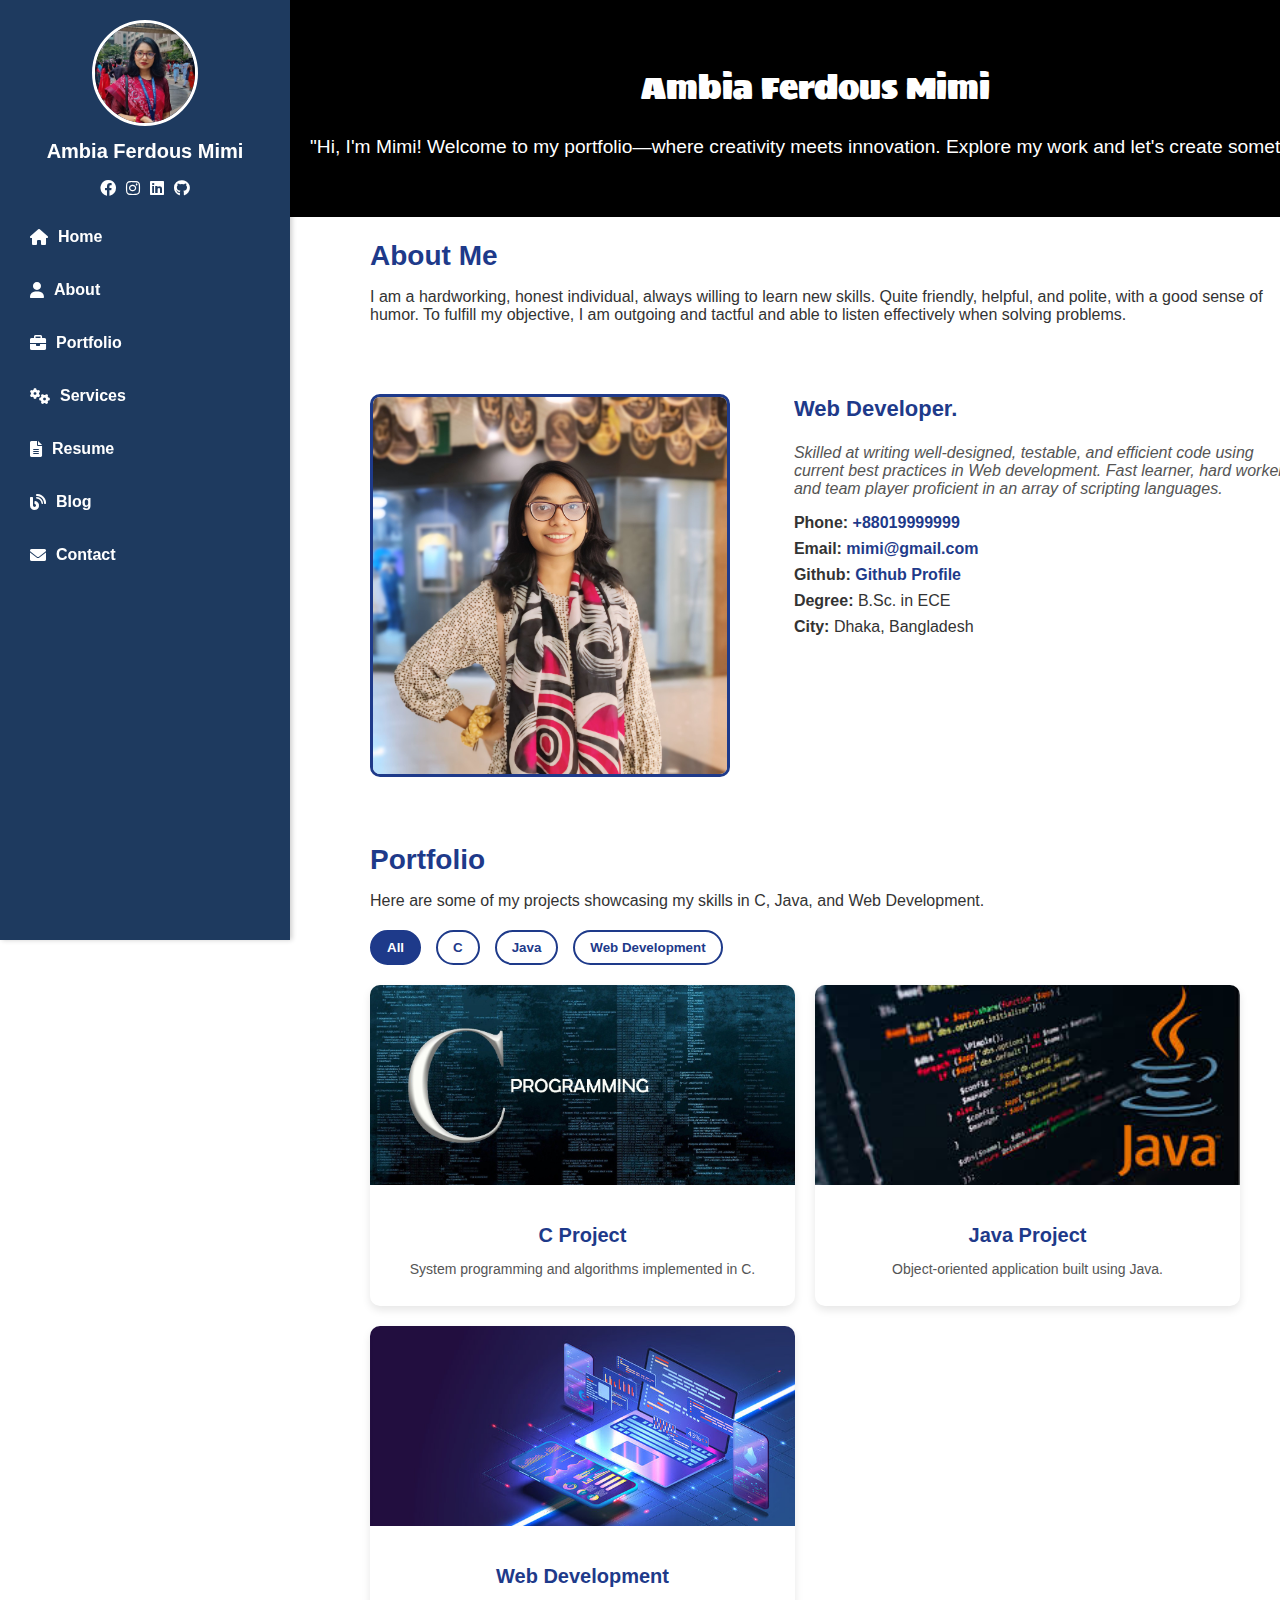
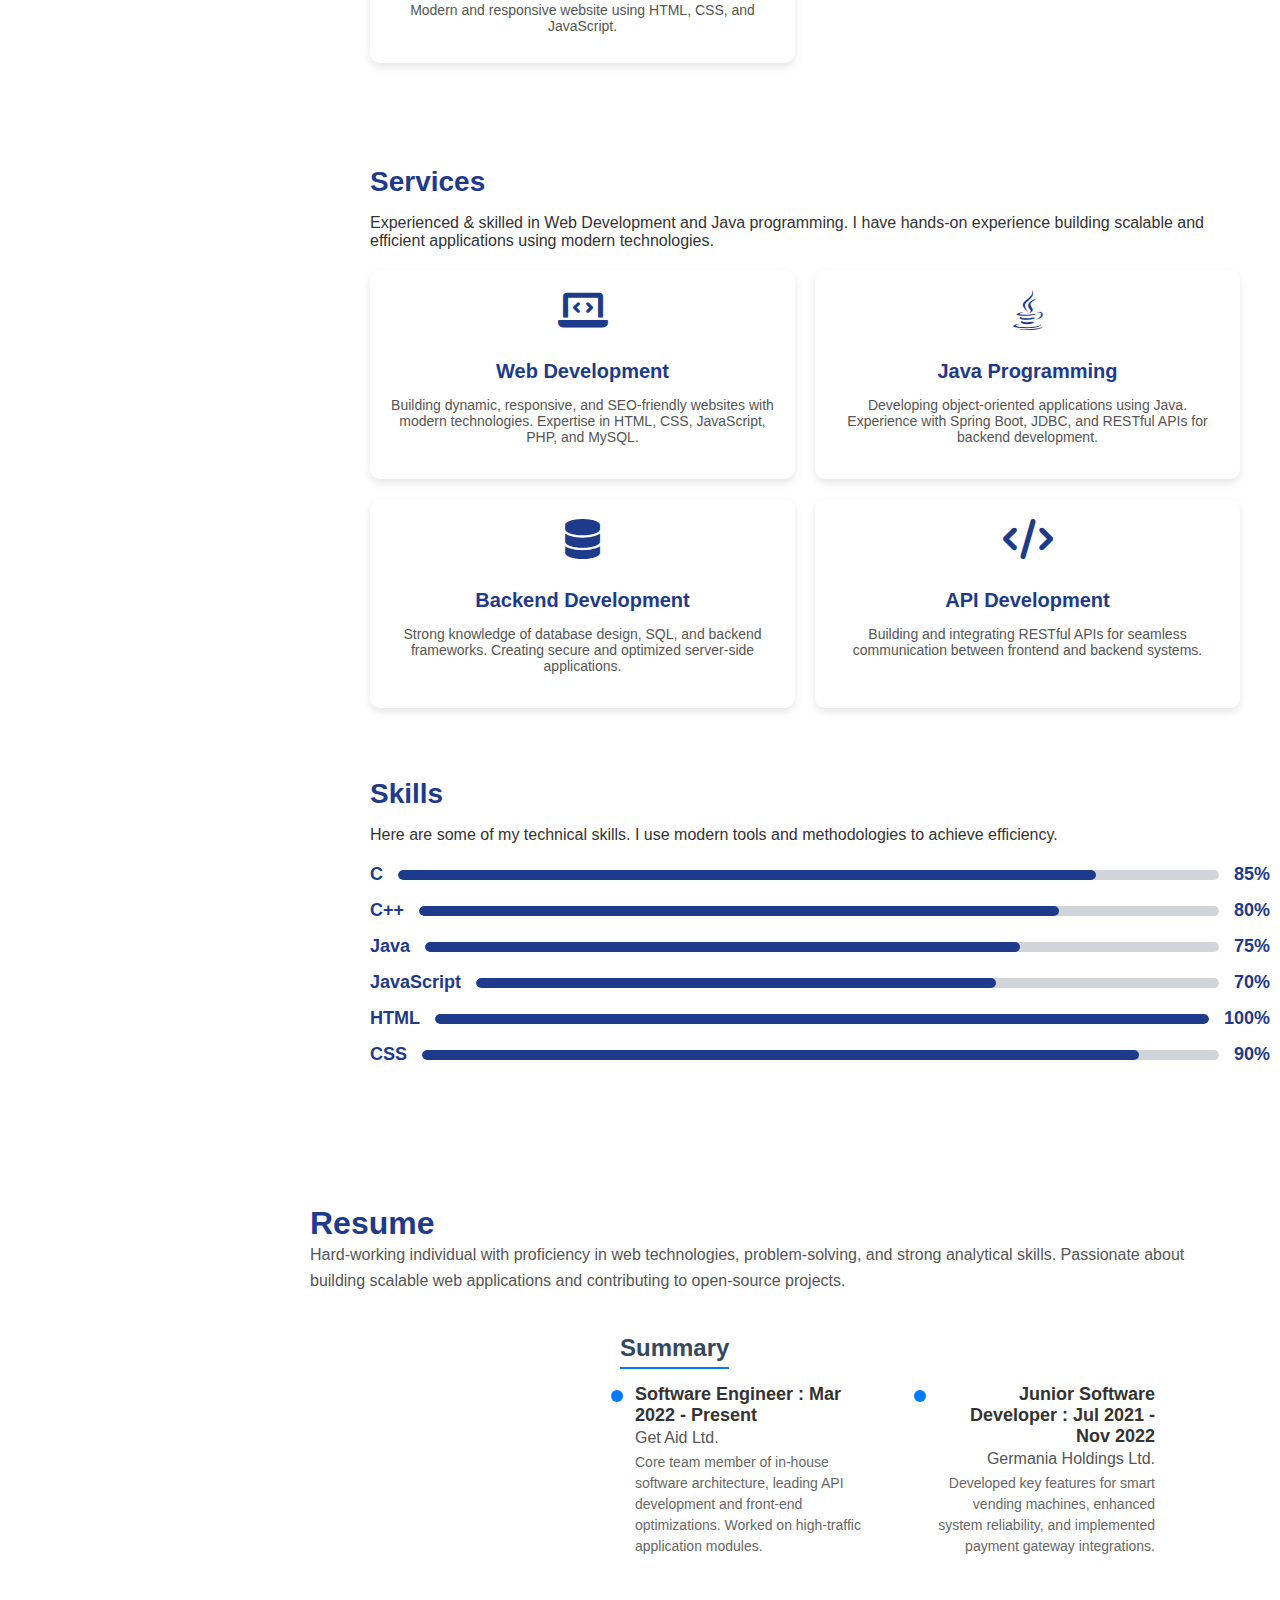
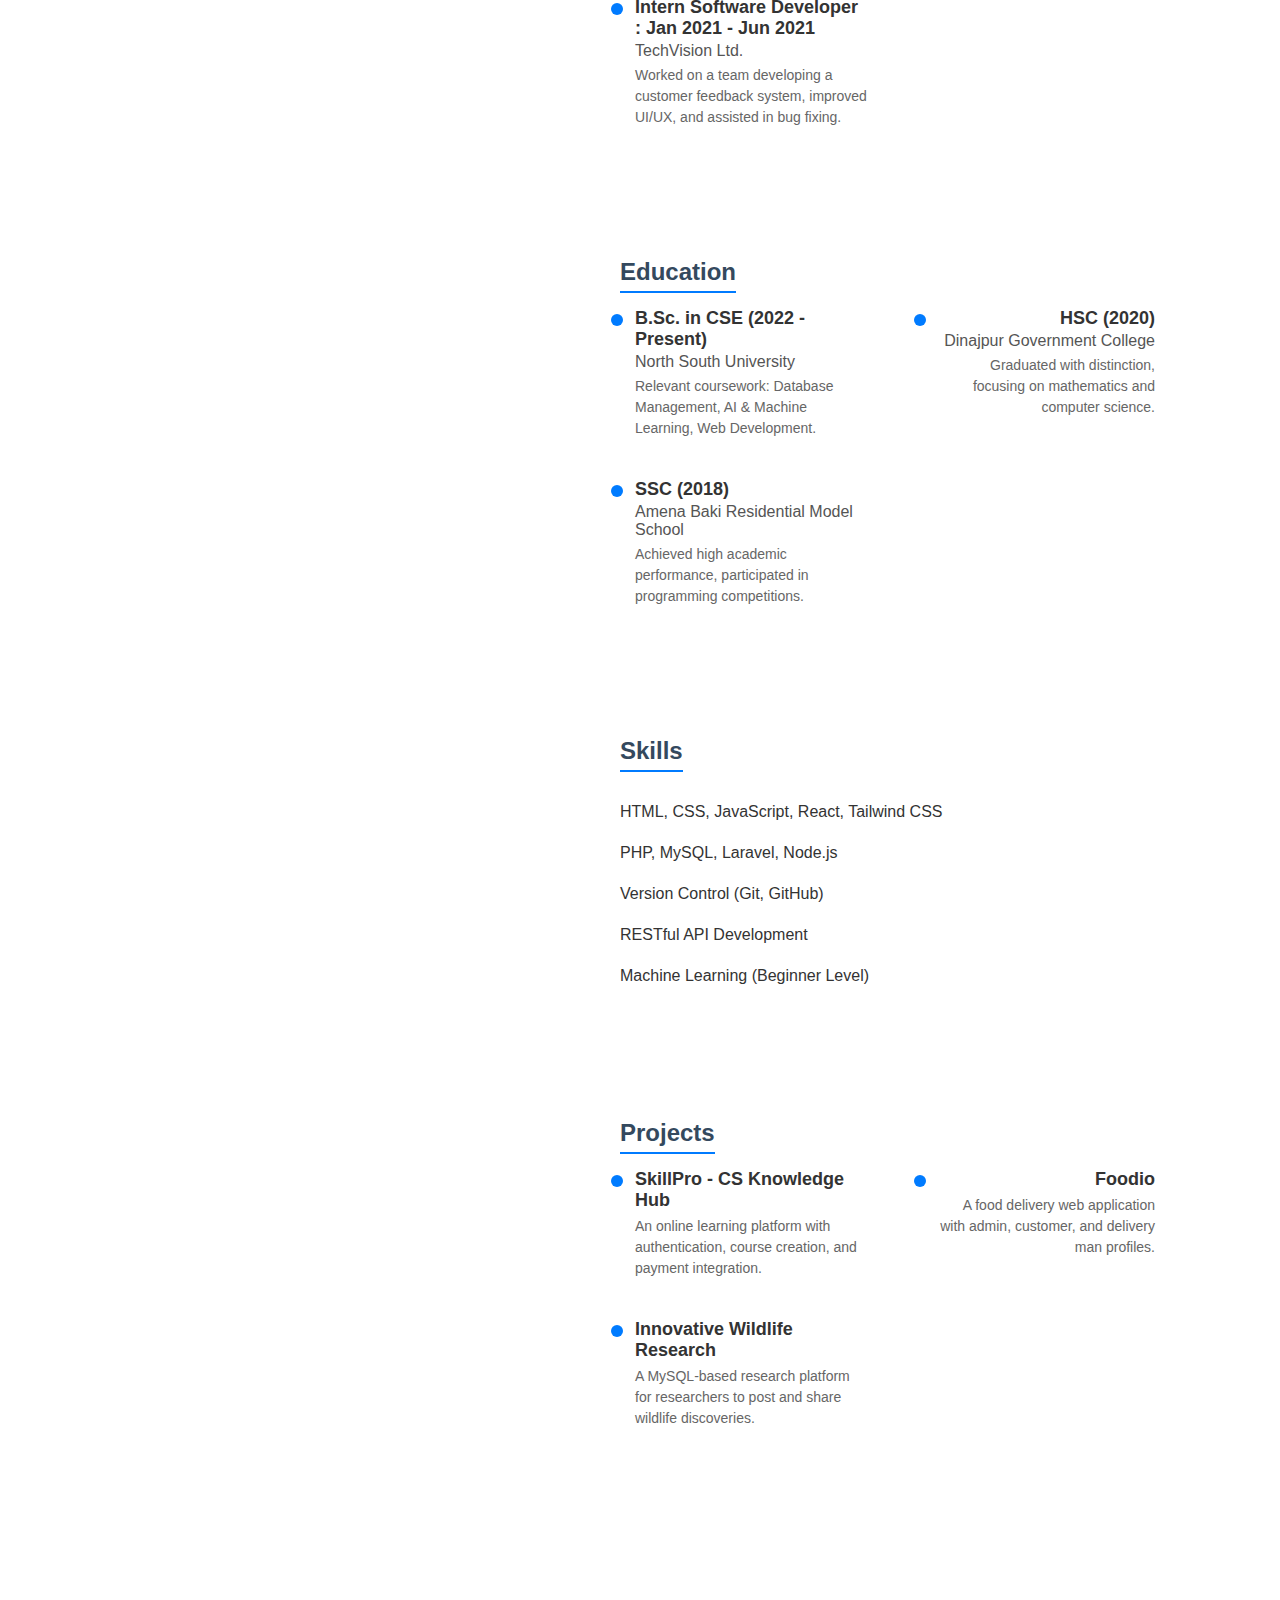
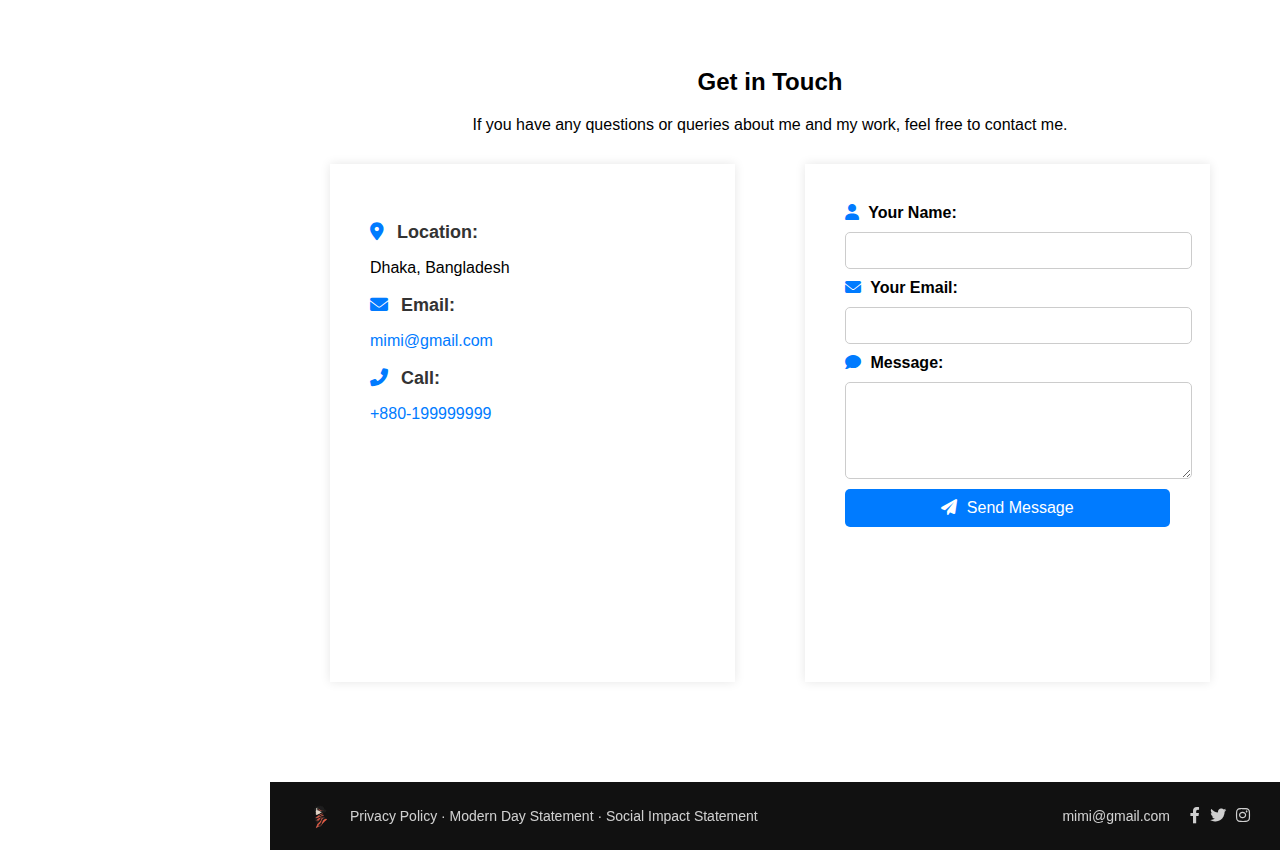
<file: index.html>
<!DOCTYPE html>
<html lang="en">
<head>
    <meta charset="UTF-8">
    <meta name="viewport" content="width=device-width, initial-scale=1.0">
    <title>Ambia Ferdous Mimi
    </title>

    <link rel="shortcut icon" href="Images/Mimi.png" type="image/x-icon">

    <!-- Link Css -->
    <link rel="stylesheet" href="styles.css">
    <!-- Link font-awsome -->
    <link rel="stylesheet" href="https://cdnjs.cloudflare.com/ajax/libs/font-awesome/6.0.0/css/all.min.css" integrity="sha512-9usAa10IRO0HhonpyAIVpjrylPvoDwiPUiKdWk5t3PyolY1cOd4DSE0Ga+ri4AuTroPR5aQvXU9xC6qOPnzFeg==" crossorigin="anonymous" referrerpolicy="no-referrer" />

    <!-- link google font -->
    <link rel="preconnect" href="https://fonts.googleapis.com">
    <link rel="preconnect" href="https://fonts.gstatic.com" crossorigin>
    <link href="https://fonts.googleapis.com/css2?family=Roboto:ital,wght@0,100;0,300;0,400;0,500;0,700;0,900;1,100;1,300;1,400;1,500;1,700;1,900&family=Sigmar&display=swap" rel="stylesheet">

</head>
<body>

  <!-- sidebar -->
    <div class="sidebar" id="sidebar">
        <div class="profile">
            <img src="Images/Mimi.png" alt="Profile Picture">
            <h2>Ambia Ferdous Mimi</h2>
            <div class="social-icons">
                <a href="#"><i class="fa-brands fa-facebook"></i></i></a>
                <a href="#"><i class="fa-brands fa-instagram"></i></a>
                <a href="#"><i class="fab fa-linkedin"></i></a>
                <a href="#"><i class="fa-brands fa-github"></i></a>
            </div>
        </div>
        <nav>
            <ul>
                <li><a href="#home"><i class="fas fa-home"></i> Home</a></li>
                <li><a href="#about"><i class="fas fa-user"></i> About</a></li>
                <li><a href="#portfolio"><i class="fas fa-briefcase"></i> Portfolio</a></li>
                <li><a href="#services"><i class="fas fa-cogs"></i> Services</a></li>
                <li><a href="#resume"><i class="fas fa-file-alt"></i> Resume</a></li>
                <li><a href="blog.html"><i class="fas fa-blog"></i> Blog</a></li>
                <li><a href="#contact"><i class="fas fa-envelope"></i> Contact</a></li>
            </ul>
        </nav>
    </div>
    <button class="menu-btn" id="menu-btn">☰</button>



<header>
  <section id="home">
    <div class="content">
        <h1 class="content-title">Ambia Ferdous Mimi</h1>
        <p class="description">"Hi, I'm Mimi! Welcome to my portfolio—where creativity meets innovation. Explore my work and let's create something amazing together!"</p>
    </div>
  </section>

</header>



<main>

  <!-- About section -->
 <section id="about">
  <div class="about-container">
    <h2 class="about-container-heading">About Me</h2>
    <p class="about-container-description">
        I am a hardworking, honest individual, always willing to learn new skills. Quite friendly, helpful, and polite, with a good sense of humor. 
        To fulfill my objective, I am outgoing and tactful and able to listen effectively when solving problems.
    </p>

    <!-- Image on the left, Info on the right -->
<div class="about-container-lite">
  <div class="about-container-image">
    <img src="Images/about-images.jpg" alt="Profile Picture">
</div>

<div class="info">
    <h3 class="info-title">Web Developer.</h3>
    <p class="info-italic">Skilled at writing well-designed, testable, and efficient code using current best practices in Web development. 
        Fast learner, hard worker, and team player proficient in an array of scripting languages.</p>
    <ul>
        <li><strong>Phone:</strong> <a href="tel:+88019999999">+88019999999</a></li>
        <li><strong>Email:</strong> <a href="mailto:njmsaikat@gmail.com">mimi@gmail.com</a></li>
        <li><strong>Github:</strong> <a href="#">Github Profile</a></li>
        <li><strong>Degree:</strong> B.Sc. in ECE</li>
        
        <li><strong>City:</strong> Dhaka, Bangladesh</li>
    </ul>
</div>
</div>

</div>
 </section>


 <!-- portfolio section -->

 <section id="portfolio">

    <div class="portfolio-container">
        <h2 class="portfolio-heading">Portfolio</h2>
        <p class="portfolio-description">
            Here are some of my projects showcasing my skills in C, Java, and Web Development.
        </p>
    
        <div class="portfolio-filter">
            <button class="filter-btn active" data-filter="all">All</button>
            <button class="filter-btn" data-filter="c">C</button>
            <button class="filter-btn" data-filter="java">Java</button>
            <button class="filter-btn" data-filter="webdev">Web Development</button>
        </div>
    
        <div class="portfolio-grid">
            <div class="portfolio-item" data-category="c">
                <img src="Images/C-programming.jpg" alt="C Project">
                <div class="portfolio-info">
                    <h3>C Project</h3>
                    <p>System programming and algorithms implemented in C.</p>
                </div>
            </div>
    
            <div class="portfolio-item" data-category="java">
                <img src="Images/java.jpg" alt="Java Project">
                <div class="portfolio-info">
                    <h3>Java Project</h3>
                    <p>Object-oriented application built using Java.</p>
                </div>
            </div>
    
            <div class="portfolio-item" data-category="webdev">
                <img src="Images/web-dev.jpg" alt="Web Dev Project">
                <div class="portfolio-info">
                    <h3>Web Development</h3>
                    <p>Modern and responsive website using HTML, CSS, and JavaScript.</p>
                </div>
            </div>
        </div>
    </div>
    
    
 </section>


 <section id="services">
    <div class="services-container">
        <h2 class="services-heading">Services</h2>
        <p class="services-description">
            Experienced & skilled in Web Development and Java programming. I have hands-on experience building scalable and efficient applications using modern technologies.
        </p>
    
        <div class="services-grid">
            <div class="service-item">
                <i class="fas fa-laptop-code service-icon"></i>
                <h3>Web Development</h3>
                <p>
                    Building dynamic, responsive, and SEO-friendly websites with modern technologies. Expertise in HTML, CSS, JavaScript, PHP, and MySQL.
                </p>
            </div>
    
            <div class="service-item">
                <i class="fab fa-java service-icon"></i>
                <h3>Java Programming</h3>
                <p>
                    Developing object-oriented applications using Java. Experience with Spring Boot, JDBC, and RESTful APIs for backend development.
                </p>
            </div>
    
            <div class="service-item">
                <i class="fas fa-database service-icon"></i>
                <h3>Backend Development</h3>
                <p>
                    Strong knowledge of database design, SQL, and backend frameworks. Creating secure and optimized server-side applications.
                </p>
            </div>
    
            <div class="service-item">
                <i class="fas fa-code service-icon"></i>
                <h3>API Development</h3>
                <p>
                    Building and integrating RESTful APIs for seamless communication between frontend and backend systems.
                </p>
            </div>
        </div>
    </div>
    
 </section>


 <!-- skill section -->

 <section>

  <div class="skills-container">
    <h2 class="skills-heading">Skills</h2>
    <p class="skills-description">
        Here are some of my technical skills. I use modern tools and methodologies to achieve efficiency.
    </p>

    <div class="skills-list">
        <div class="skill">
            <span>C</span>
            <div class="skill-bar">
                <div class="skill-fill" style="width: 85%;"></div>
            </div>
            <span>85%</span>
        </div>

        <div class="skill">
            <span>C++</span>
            <div class="skill-bar">
                <div class="skill-fill" style="width: 80%;"></div>
            </div>
            <span>80%</span>
        </div>

        <div class="skill">
            <span>Java</span>
            <div class="skill-bar">
                <div class="skill-fill" style="width: 75%;"></div>
            </div>
            <span>75%</span>
        </div>

        <div class="skill">
            <span>JavaScript</span>
            <div class="skill-bar">
                <div class="skill-fill" style="width: 70%;"></div>
            </div>
            <span>70%</span>
        </div>

        <div class="skill">
            <span>HTML</span>
            <div class="skill-bar">
                <div class="skill-fill" style="width: 100%;"></div>
            </div>
            <span>100%</span>
        </div>

        <div class="skill">
            <span>CSS</span>
            <div class="skill-bar">
                <div class="skill-fill" style="width: 90%;"></div>
            </div>
            <span>90%</span>
        </div>
    </div>
</div>

 </section>


 <!-- resume section -->
 <section class="resume-section" id="resume">
    <div class="resume-container">
        <div class="resume-header">
            <div class="resume-title">Resume</div>
            <div class="resume-summary">Hard-working individual with proficiency in web technologies, problem-solving, and strong analytical skills. Passionate about building scalable web applications and contributing to open-source projects.</div>
        </div>
        
        <div class="resume-section">
            <div class="section-title">Summary</div>
            <div class="timeline">
                <div class="timeline-item">
                    <div class="timeline-title">Software Engineer : Mar 2022 - Present</div>
                    <div class="timeline-company">Get Aid Ltd.</div>
                    <div class="timeline-description">Core team member of in-house software architecture, leading API development and front-end optimizations. Worked on high-traffic application modules.</div>
                </div>
                <div class="timeline-item">
                    <div class="timeline-title">Junior Software Developer : Jul 2021 - Nov 2022</div>
                    <div class="timeline-company">Germania Holdings Ltd.</div>
                    <div class="timeline-description">Developed key features for smart vending machines, enhanced system reliability, and implemented payment gateway integrations.</div>
                </div>
                <div class="timeline-item">
                    <div class="timeline-title">Intern Software Developer : Jan 2021 - Jun 2021</div>
                    <div class="timeline-company">TechVision Ltd.</div>
                    <div class="timeline-description">Worked on a team developing a customer feedback system, improved UI/UX, and assisted in bug fixing.</div>
                </div>
            </div>
        </div>

        <div class="resume-section">
            <div class="section-title">Education</div>
            <div class="timeline">
                <div class="timeline-item">
                    <div class="timeline-title">B.Sc. in CSE (2022 - Present)</div>
                    <div class="timeline-company">North South University</div>
                    <div class="timeline-description">Relevant coursework: Database Management, AI & Machine Learning, Web Development.</div>
                </div>
                <div class="timeline-item">
                    <div class="timeline-title">HSC (2020)</div>
                    <div class="timeline-company">Dinajpur Government College</div>
                    <div class="timeline-description">Graduated with distinction, focusing on mathematics and computer science.</div>
                </div>
                <div class="timeline-item">
                    <div class="timeline-title">SSC (2018)</div>
                    <div class="timeline-company">Amena Baki Residential Model School</div>
                    <div class="timeline-description">Achieved high academic performance, participated in programming competitions.</div>
                </div>
            </div>
        </div>
        
        <div class="resume-section">
            <div class="section-title">Skills</div>
            <ul class="skills-list">
                <li>HTML, CSS, JavaScript, React, Tailwind CSS</li>
                <li>PHP, MySQL, Laravel, Node.js</li>
                <li>Version Control (Git, GitHub)</li>
                <li>RESTful API Development</li>
                <li>Machine Learning (Beginner Level)</li>
            </ul>
        </div>

        <div class="resume-section">
            <div class="section-title">Projects</div>
            <div class="timeline">
                <div class="timeline-item">
                    <div class="timeline-title">SkillPro - CS Knowledge Hub</div>
                    <div class="timeline-description">An online learning platform with authentication, course creation, and payment integration.</div>
                </div>
                <div class="timeline-item">
                    <div class="timeline-title">Foodio</div>
                    <div class="timeline-description">A food delivery web application with admin, customer, and delivery man profiles.</div>
                </div>
                <div class="timeline-item">
                    <div class="timeline-title">Innovative Wildlife Research</div>
                    <div class="timeline-description">A MySQL-based research platform for researchers to post and share wildlife discoveries.</div>
                </div>
            </div>
        </div>

    </div>
</section>

 <!-- contact section -->
 <section id="contact">
    <div class="contact-container">
        <h2>Get in Touch</h2>
        <p>If you have any questions or queries about me and my work, feel free to contact me.</p>
        
        <div class="contact-wrapper">
            <div class="contact-info">
                <h3><i class="fas fa-map-marker-alt"></i> Location:</h3>
                <p>Dhaka, Bangladesh</p>

                <h3><i class="fas fa-envelope"></i> Email:</h3>
                <p><a href="mailto:mimi@gmail.com">mimi@gmail.com</a></p>

                <h3><i class="fas fa-phone-alt"></i> Call:</h3>
                <p><a href="tel:+88019999999">+880-199999999</a></p>

                <iframe src="https://www.google.com/maps/embed?pb=!1m18!1m12!1m3!1d29199.787359680777!2d90.45435545000001!3d23.8195442!2m3!1f0!2f0!3f0!3m2!1i1024!2i768!4f13.1!3m3!1m2!1s0x3755c62fce7d991f%3A0xacfaf1ac8e944c05!2sBasundhara%20Residential%20Area%2C%20Dhaka!5e0!3m2!1sen!2sbd!4v1740486527414!5m2!1sen!2sbd"  height="200" style="border:0;" allowfullscreen="" loading="lazy" referrerpolicy="no-referrer-when-downgrade"></iframe>
            </div>

            <div class="contact-form">
                <form>
                    <label for="name"><i class="fas fa-user"></i> Your Name:</label>
                    <input type="text" id="name" name="name" required>

                    <label for="email"><i class="fas fa-envelope"></i> Your Email:</label>
                    <input type="email" id="email" name="email" required>

                    <label for="message"><i class="fas fa-comment"></i> Message:</label>
                    <textarea id="message" name="message" rows="5" required></textarea>

                    <button type="submit"><i class="fas fa-paper-plane"></i> Send Message</button>
                </form>
            </div>
        </div>
    </div>

 </section>

</main>
 

<!-- Footer  -->
    <footer class="footer">
        <div class="footer-left">
            <img src="Images/footer-logo-removebg-preview.png" alt="Logo" class="footer-logo">
            <span>Privacy Policy ·   Modern Day Statement ·   Social Impact Statement</span>
        </div>
        <div class="footer-right">
            <a href="mailto:mimi@gmail.com">mimi@gmail.com</a>
            <div class="social-icons">
                <a href="#"><i class="fab fa-facebook-f"></i></a>
                <a href="#"><i class="fab fa-twitter"></i></a>
                <a href="#"><i class="fab fa-instagram"></i></a>
            </div>
        </div>
    </footer>




<script src="index.js"></script>
   
</body>
</html>
</file>
<file: styles.css>
body {
  margin: 0;
  font-family: Arial, sans-serif;
 
}

/* Side bar */

.sidebar {
  width: 250px;
  background: #1e3a5f;
  color: white;
  height: 100vh;
  position: fixed;
  top: 0;
  left: 0;
  padding: 20px;
  box-shadow: 2px 0 5px rgba(0,0,0,0.2);
  transition: transform 0.3s ease-in-out;
}

.profile {
  text-align: center;
}

.profile img {
  width: 100px;
  height: 100px;
  border-radius: 50%;
  border: 3px solid white;
}

.profile h2 {
  font-size: 20px;
  margin-top: 10px;
}

.social-icons {
  
  display: flex;
  justify-content: center;
  gap: 10px;
  margin: 10px 0;
}

.social-icons a {
  color: white;
 
  font-size: 18px;
}

nav ul {
  list-style: none;
  padding: 0;
  margin: 20px 0;
}

nav ul li {
  margin: 15px 0;
}

nav ul li a {
  color: white;
  text-decoration: none;
  font-size: 16px;
  display: flex;
  align-items: center;
  gap: 10px;
  padding: 10px;
  border-radius: 5px;
  transition: background 0.3s;
}

nav ul li a:hover {
  background: rgba(255, 255, 255, 0.2);
}

.menu-btn {
  display: none;
  position: fixed;
  top: 20px;
  left: 20px;
  background: none;
  border: none;
  font-size: 24px;
  color: white;
  cursor: pointer;
}


.content {
  margin-left: 270px;
  padding: 40px;
  width: calc(100% - 270px);
  background-color: black;
  color: white;
  text-align: center;
}
.content .content-title {
  text-align: center;
  font-family: "Sigmar", serif;
  font-weight: 400;
  font-style: normal;
}
.description {
  overflow: hidden;
  white-space: nowrap;
  border-right: 2px solid black;
  font-size: 1.2em;
  animation: typing 6s steps(40, end) infinite, blink-caret .75s step-end infinite;
}
@keyframes typing {
  0% { width: 0; }
  50% { width: 100%; }
  100% { width: 0; }
}
@keyframes blink-caret {
  from, to { border-color: transparent; }
  50% { border-color: black; }
}




/* About Container */
.about-container {
  margin-left: 270px; 
  
  max-width: 100%;
  background: white;
  padding-left: 100px;
  border-radius: 10px;
  /* box-shadow: 0 0 10px rgba(0, 0, 0, 0.1); */
  transition: margin-left 0.3s ease;
}

/* Heading */
.about-container-heading {
  font-size: 28px;
  font-weight: bold;
  color: #1e3a8a;
  margin-bottom: 10px;
}

/* Description */
.about-container-description {

  color: #333;
  margin-bottom: 20px;
}
.about-container-lite{
  display: flex;
gap: 50px;
margin-top: 50px;
}
/* Image */
.about-container-image {
  float: left;
  width: 40%;
  margin-right: 20px;
  margin-top: 20px;
}

.about-container-image img {
  width: 100%;
  border-radius: 10px;
  object-fit: cover;
  border: 3px solid #1e3a8a;

}

/* Info section */
.info {
  overflow: hidden; /* Prevents layout breaking */
}

.info-title {
  font-size: 22px;
  font-weight: bold;
  color: #1e3a8a;
}

.info-italic {
  font-style: italic;
  color: #555;
  width: 500px;
}

/* List */
ul {
  list-style: none;
  padding: 0;
}

ul li {
  margin-bottom: 8px;
  color: #333;
}

ul li a {
  color: #1e3a8a;
  text-decoration: none;
  font-weight: bold;
}

/* For tablets and smaller screens */
@media (max-width: 1024px) {
  .about-container {
    margin-left: 0;
    padding-left: 50px;
  }
  
  .about-container-lite {
    flex-direction: column;
    gap: 30px;
  }

  .info-italic {
    width: 100%;
  }
}

/* For mobile screens */
@media (max-width: 768px) {
  .about-container {
    padding-left: 20px;
  }

  .about-container-heading {
    font-size: 24px;
  }

  .about-container-image {
    width: 100%;
    float: none;
    margin: 0 auto;
  }

  .about-container-lite {
    gap: 20px;
  }
}

/* For very small screens */
@media (max-width: 480px) {
  .about-container-heading {
    font-size: 20px;
    text-align: center;
  }

  .about-container-description {
    text-align: center;
  }

  .info-title {
    font-size: 18px;
  }

  .info-italic {
    font-size: 14px;
  }

  ul li {
    font-size: 14px;
  }
}



/* Responsive sidebar */
@media (max-width: 768px) {
  .sidebar {
      transform: translateX(-100%);
  }
  .sidebar.active {
      transform: translateX(0);
  }
  .menu-btn {
      display: block;
  }


}

@media (max-width: 768px) {
  .sidebar {
      width: 200px;
  }
  .content {
      margin-left: 220px;
      width: calc(100% - 220px);
  }
}
@media (max-width: 576px) {
  
  .content {
      margin-left: 0;
      width: 100%;
  }
}


/* portfolio section */
.portfolio-container {
  margin-left: 270px;
  padding: 40px 40px 40px 100px;

background: white;
  border-radius: 10px;
  max-width: 1100px;
}

.portfolio-heading {
  font-size: 28px;
  font-weight: bold;
  color: #1e3a8a;
  margin-bottom: 10px;
}

.portfolio-description {
  color: #333;
  margin-bottom: 20px;
}

.portfolio-filter {
  display: flex;
  gap: 15px;
  margin-bottom: 20px;
}

.filter-btn {
  background: white;
  border: 2px solid #1e3a8a;
  color: #1e3a8a;
  padding: 8px 15px;
  border-radius: 20px;
  font-weight: bold;
  cursor: pointer;
  transition: all 0.3s ease;
}

.filter-btn.active,
.filter-btn:hover {
  background: #1e3a8a;
  color: white;
}

.portfolio-grid {
  display: grid;
  grid-template-columns: repeat(auto-fit, minmax(300px, 1fr));
  gap: 20px;
}

.portfolio-item {
  background: white;
  border-radius: 10px;
  overflow: hidden;
  box-shadow: 0 4px 8px rgba(0, 0, 0, 0.1);
  transition: transform 0.3s ease, opacity 0.3s ease;
}

.portfolio-item:hover {
  transform: scale(1.05);
}

.portfolio-item img {
  width: 100%;
  height: 200px;
  object-fit: cover;
}

.portfolio-info {
  padding: 15px;
  text-align: center;
}

.portfolio-info h3 {
  font-size: 20px;
  color: #1e3a8a;
  margin-bottom: 5px;
}

.portfolio-info p {
  color: #555;
  font-size: 14px;
}

/* Hide elements smoothly when filtering */
.hidden {
  opacity: 0;
  transform: scale(0.9);
  pointer-events: none;
  position: absolute;
}

/* Responsive Design */
@media (max-width: 1024px) {
  .portfolio-container {
      margin-left: 0;
      padding: 20px;
      max-width: 100%;
  }
}

@media (max-width: 768px) {
  .portfolio-heading {
      font-size: 24px;
  }

  .portfolio-grid {
      grid-template-columns: 1fr;
  }
}

@media (max-width: 480px) {
  .portfolio-heading {
      font-size: 20px;
      text-align: center;
  }

  .portfolio-description {
      text-align: center;
  }
}




/* Skills section */

.skills-container {
  margin-left: 270px;
  margin-top: 30px;
  padding-left: 100px;
  background: white;
  border-radius: 10px;
  max-width: 900px;
}

.skills-heading {
  font-size: 28px;
  font-weight: bold;
  color: #1e3a8a;
  margin-bottom: 10px;
}

.skills-description {
  color: #333;
  margin-bottom: 20px;
}

.skills-list {
  display: flex;
  
  flex-direction: column;
  gap: 15px;
}

.skill {
  display: flex;
  align-items: center;
  justify-content: space-between;
  font-size: 18px;
  font-weight: bold;
  color: #1e3a8a;
}

.skill-bar {
  flex: 1;
  height: 10px;
  background: #d1d5db;
  border-radius: 5px;
  margin: 0 15px;
  overflow: hidden;
  position: relative;
}

.skill-fill {
  height: 100%;
  background: #1e3a8a;
  border-radius: 5px;
}

/* Responsive Design */
@media (max-width: 1024px) {
  .skills-container {
      margin-left: 0;
      padding: 20px;
      max-width: 100%;
  }
}

@media (max-width: 768px) {
  .skills-heading {
      font-size: 24px;
  }

  .skill {
      font-size: 16px;
  }

  .skill-bar {
      margin: 0 10px;
  }
}

@media (max-width: 480px) {
  .skills-heading {
      font-size: 20px;
      text-align: center;
  }

  .skills-description {
      text-align: center;
  }

  .skill {
      font-size: 14px;
  }
}



/* services section */

.services-container {
  margin-left: 270px;
  padding: 40px 40px 40px 100px;

  background: white;
  border-radius: 10px;
  max-width: 1100px;
}

.services-heading {
  font-size: 28px;
  font-weight: bold;
  color: #1e3a8a;
  margin-bottom: 10px;
}

.services-description {
  color: #333;
  margin-bottom: 20px;
}

.services-grid {
  display: grid;
  grid-template-columns: repeat(auto-fit, minmax(300px, 1fr));
  gap: 20px;
}

.service-item {
  background: white;
  border-radius: 10px;
  padding: 20px;
  box-shadow: 0 4px 8px rgba(0, 0, 0, 0.1);
  text-align: center;
  transition: transform 0.3s ease;
}

.service-item:hover {
  transform: scale(1.05);
}

.service-icon {
  font-size: 40px;
  color: #1e3a8a;
  margin-bottom: 10px;
}

.service-item h3 {
  font-size: 20px;
  color: #1e3a8a;
  margin-bottom: 5px;
}

.service-item p {
  color: #555;
  font-size: 14px;
}

/* Responsive Design */
@media (max-width: 1024px) {
  .services-container {
      margin-left: 0;
      padding: 20px;
      max-width: 100%;
  }
}

@media (max-width: 768px) {
  .services-heading {
      font-size: 24px;
  }

  .services-grid {
      grid-template-columns: 1fr;
  }
}

@media (max-width: 480px) {
  .services-heading {
      font-size: 20px;
      text-align: center;
  }

  .services-description {
      text-align: center;
  }
}








/* contact section */


.contact-container {
  margin-left: 270px;
  max-width: 900px;
  margin: 50px auto;
 
  padding: 40px 40px 40px 300px;
  border-radius: 8px;

  text-align: center;
}

.contact-wrapper {
  display: flex;
  flex-wrap: wrap;
  justify-content: space-between;
  margin-top: 20px;
  gap: 50px;
}

.contact-info, .contact-form {
  padding: 40px;
  flex: 1;
  min-width: 300px;
  margin: 10px;
  text-align: left;
     background: #fff; 
   box-shadow: 0 0 10px rgba(0, 0, 0, 0.1);
}

.contact-info h3 {
  color: #333;
  margin-bottom: 5px;
  font-size: 18px;
}

.contact-info h3 i {
  color: #007bff;
  margin-right: 8px;
}

.contact-info p {
  margin-bottom: 15px;
}

.contact-info a {
  color: #007bff;
  text-decoration: none;
}

.contact-form form {
  display: flex;
  flex-direction: column;
  gap: 10px;
}

.contact-form label {
  font-weight: bold;
  font-size: 16px;
}

.contact-form label i {
  color: #007bff;
  margin-right: 5px;
}

.contact-form input, .contact-form textarea {
  width: 100%;
  padding: 10px;
  border: 1px solid #ccc;
  border-radius: 5px;
}

.contact-form button {
  padding: 10px;
  background: #007bff;
  color: white;
  border: none;
  border-radius: 5px;
  cursor: pointer;
  font-size: 16px;
}

.contact-form button i {
  margin-right: 5px;
}

.contact-form button:hover {
  background: #0056b3;
}

iframe {
  width: 100%;
  border-radius: 5px;
}

@media (max-width: 768px) {
  .contact-wrapper {
      flex-direction: column;
      align-items: center;
  }

  .contact-container {
      margin-left: 0;
      max-width: 100%;
      padding: 15px;
  }
}

/* Footer */
.footer {
  margin-left: 270px;
  background: #111;
  color: #fff;
  display: flex;
  justify-content: space-between;
  align-items: center;

  padding: 15px 30px;
  flex-wrap: wrap;
}

.footer-left {
  display: flex;
  align-items: center;
  gap: 10px;
  flex-wrap: wrap;
}

.footer-logo {
  width: 40px;
  height: auto;
}

.footer-left span {
  font-size: 14px;
  opacity: 0.8;
}

.footer-right {
  display: flex;
  align-items: center;
  gap: 20px;
}

.footer-right a {
  color: #fff;
  text-decoration: none;
  font-size: 14px;
  opacity: 0.8;
}

.footer-right a:hover {
  opacity: 1;
}

.social-icons {
  display: flex;
  gap: 10px;
}

.social-icons a {
  color: #fff;
  font-size: 16px;
  transition: 0.3s;
}

.social-icons a:hover {
  color: #007bff;
}

@media (max-width: 768px) {
  .footer {
      margin-left: 0;
      flex-direction: column;
      text-align: center;
      padding: 20px;
      width: 100%;
  }

  .footer-left, .footer-right {
      justify-content: center;
      margin: 10px 0;
  }
}



/* Resume Section */
.resume-section {
  margin-left: 270px; /* Mandatory left margin */
  /* padding: 40px; */
  max-width: 900px;
  background: white;
  padding: 40px 40px 40px 40px;
  border-radius: 8px;
}

/* Resume Header */
.resume-header {
  text-align: left;
  /* margin-bottom: 30px; */
  margin-top: 100px;
}

.resume-title {
  font-size: 32px;
  font-weight: 700;
  color: #1e3a8a;
}

.resume-summary {
  font-size: 16px;
  color: #555;
  line-height: 1.6;
}

/* Resume Sections */
.resume-section {
  margin-bottom: 30px;
}

.section-title {
  font-size: 24px;
  font-weight: 600;
  margin-bottom: 15px;
  color: #34495e;
  border-bottom: 2px solid #007bff;
  display: inline-block;
  padding-bottom: 5px;
}

/* Timeline */
.timeline {
  display: flex;
  flex-wrap: wrap;
  gap: 20px;
  justify-content: space-between;
}

.timeline-item {
  width: 45%; /* Ensures two items per row aligned to left and right */
  display: inline-block;
  vertical-align: top;
  margin-bottom: 20px;
  padding-left: 15px;
  position: relative;
  box-sizing: border-box;
}

.timeline-item:nth-child(odd) {
  text-align: left;
}

.timeline-item:nth-child(even) {
  text-align: right;
  padding-right: 15px;
}

.timeline-item::before {
  content: '';
  position: absolute;
  left: -9px;
  top: 6px;
  width: 12px;
  height: 12px;
  background: #007bff;
  border-radius: 50%;
}

.timeline-title {
  font-size: 18px;
  font-weight: 600;
  color: #333;
}

.date {
  font-size: 14px;
  font-weight: 500;
  color: #777;
  margin-left: 10px;
}

.timeline-company {
  font-size: 16px;
  font-weight: 500;
  color: #555;
  margin-top: 3px;
}

.timeline-description {
  font-size: 14px;
  color: #666;
  line-height: 1.5;
  margin-top: 5px;
}

/* Responsive Design */
@media screen and (max-width: 1024px) {
  .resume-section {
      margin-left: 50px; /* Reduce margin on smaller screens */
      padding: 30px;
  }
}

@media screen and (max-width: 768px) {
  .resume-section {
      margin-left: 20px;
      padding: 20px;
  }

  .resume-title {
      font-size: 28px;
  }

  .section-title {
      font-size: 22px;
  }

  .timeline {
      flex-direction: column;
  }

  .timeline-item {
      width: 100%;
      text-align: left !important;
      padding-right: 0 !important;
  }

  .timeline-title {
      font-size: 16px;
  }

  .timeline-description {
      font-size: 13px;
  }
}

@media screen and (max-width: 480px) {
  .resume-section {
      margin-left: 10px;
      padding: 15px;
  }

  .resume-title {
      font-size: 24px;
  }

  .section-title {
      font-size: 20px;
  }

  .timeline-title {
      font-size: 15px;
  }

  .timeline-description {
      font-size: 12px;
  }
}
</file>
